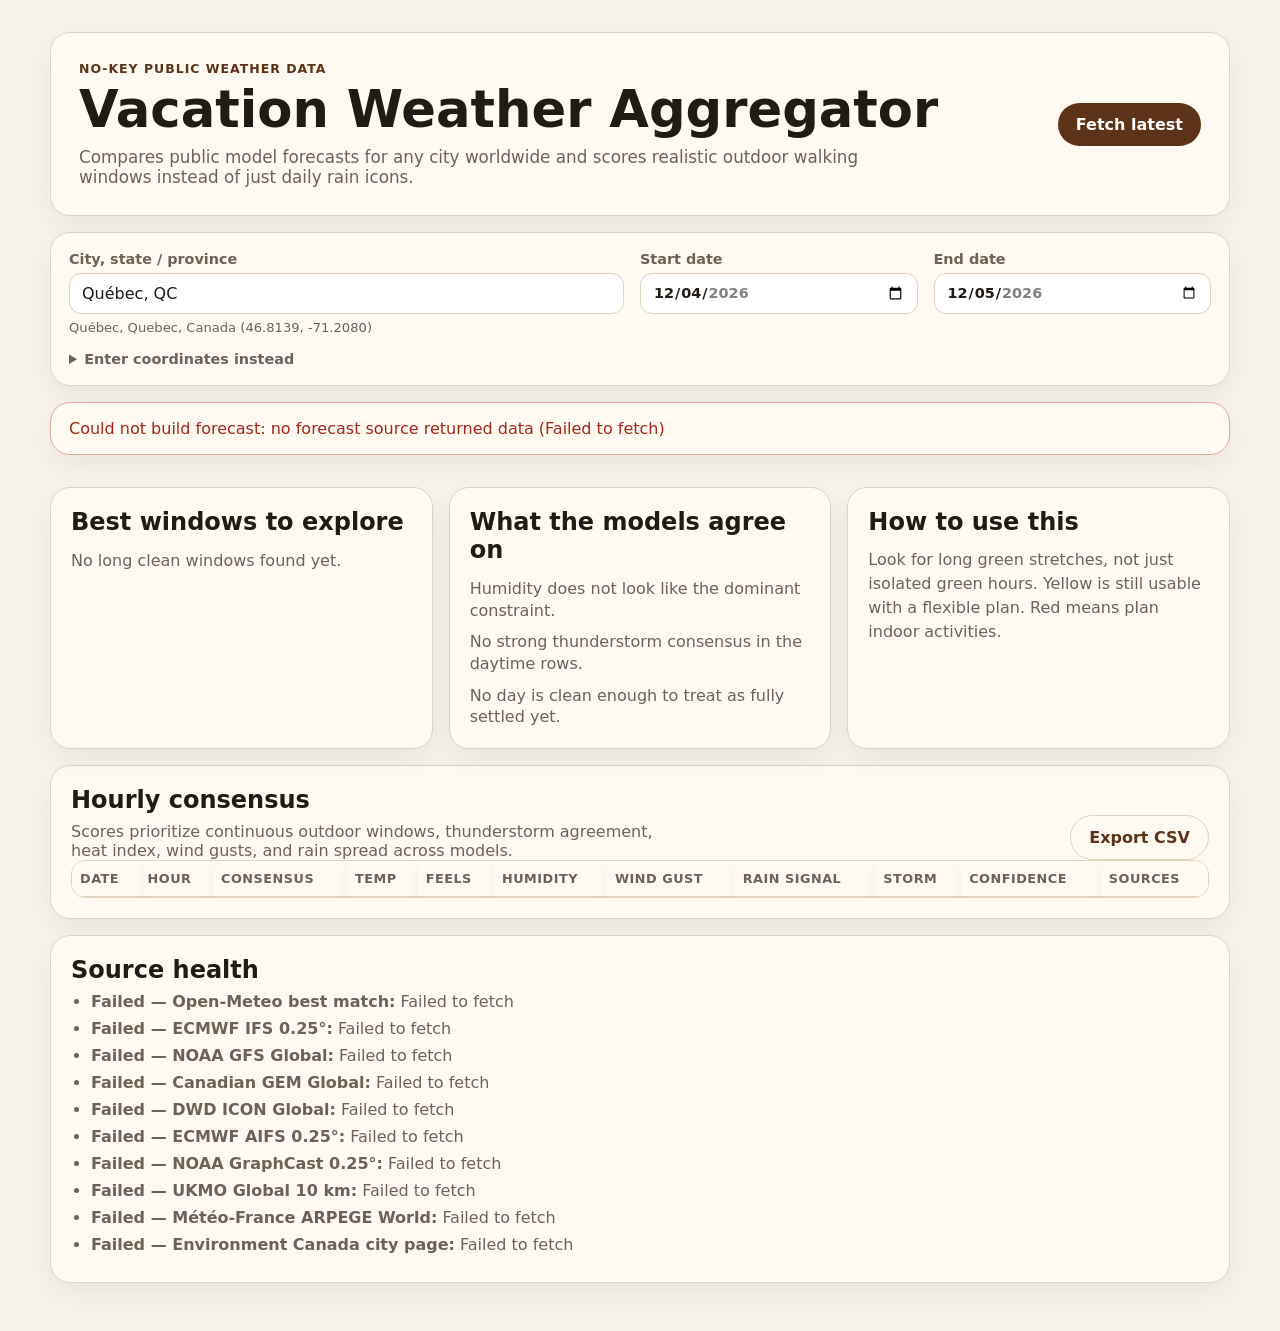
<file: index.html>
<!doctype html>
<html lang="en">
  <head>
    <meta charset="utf-8" />
    <meta name="viewport" content="width=device-width, initial-scale=1" />
    <title>Québec · Weather Aggregator</title>
    <link rel="stylesheet" href="styles.css" />
  </head>
  <body>
    <main class="app">
      <header class="hero">
        <div>
          <p class="eyebrow">No-key public weather data</p>
          <h1>Vacation Weather Aggregator</h1>
          <p class="lede">
            Compares public model forecasts for any city worldwide and scores
            realistic outdoor walking windows instead of just daily rain icons.
          </p>
        </div>
        <button id="refreshButton" type="button">Fetch latest</button>
      </header>

      <section class="controls" aria-label="Forecast controls">
        <div class="locationField">
          <label for="locationInput">City, state / province</label>
          <input
            id="locationInput"
            type="text"
            value="Québec, QC"
            placeholder="e.g. Burlington, VT"
            autocomplete="off"
            role="combobox"
            aria-autocomplete="list"
            aria-expanded="false"
            aria-controls="locationSuggestions"
          />
          <ul id="locationSuggestions" class="suggestions" role="listbox" hidden></ul>
          <p id="locationResolved" class="resolved">Québec, Quebec, Canada (46.8139, -71.2080)</p>
        </div>
        <label>
          Start date
          <input id="startDate" type="date" />
        </label>
        <label>
          End date
          <input id="endDate" type="date" />
        </label>
        <details class="coordinates">
          <summary>Enter coordinates instead</summary>
          <div class="coordinateInputs">
            <label>
              Latitude
              <input id="latitude" type="number" step="0.0001" min="-90" max="90" value="46.8139" />
            </label>
            <label>
              Longitude
              <input id="longitude" type="number" step="0.0001" min="-180" max="180" value="-71.2080" />
            </label>
          </div>
        </details>
      </section>

      <section class="notice" id="status" role="status">
        Loading forecast…
      </section>

      <section class="summaryGrid" id="summaryGrid" aria-live="polite"></section>

      <section class="insightGrid" aria-live="polite">
        <section class="panel compactPanel">
          <h2>Best windows to explore</h2>
          <ul id="bestWindows" class="insightList"></ul>
        </section>
        <section class="panel compactPanel">
          <h2>What the models agree on</h2>
          <ul id="modelAgreement" class="insightList"></ul>
        </section>
        <section class="panel compactPanel">
          <h2>How to use this</h2>
          <p class="helpText">
            Look for long green stretches, not just isolated green hours. Yellow is
            still usable with a flexible plan. Red means plan indoor activities.
          </p>
        </section>
      </section>

      <section class="panel">
        <div class="panelHeader">
          <div>
            <h2>Hourly consensus</h2>
            <p>
              Scores prioritize continuous outdoor windows, thunderstorm agreement,
              heat index, wind gusts, and rain spread across models.
            </p>
          </div>
          <button id="exportButton" type="button" class="secondaryButton">Export CSV</button>
        </div>
        <div class="tableWrap">
          <table id="hourlyTable">
            <thead>
              <tr>
                <th>Date</th>
                <th>Hour</th>
                <th>Consensus</th>
                <th>Temp</th>
                <th>Feels</th>
                <th>Humidity</th>
                <th>Wind gust</th>
                <th>Rain signal</th>
                <th>Storm</th>
                <th>Confidence</th>
                <th>Sources</th>
              </tr>
            </thead>
            <tbody></tbody>
          </table>
        </div>
      </section>

      <section class="panel">
        <h2>Source health</h2>
        <ul id="sourceHealth" class="sourceHealth"></ul>
      </section>
    </main>

    <script src="app.js"></script>
  </body>
</html>
</file>
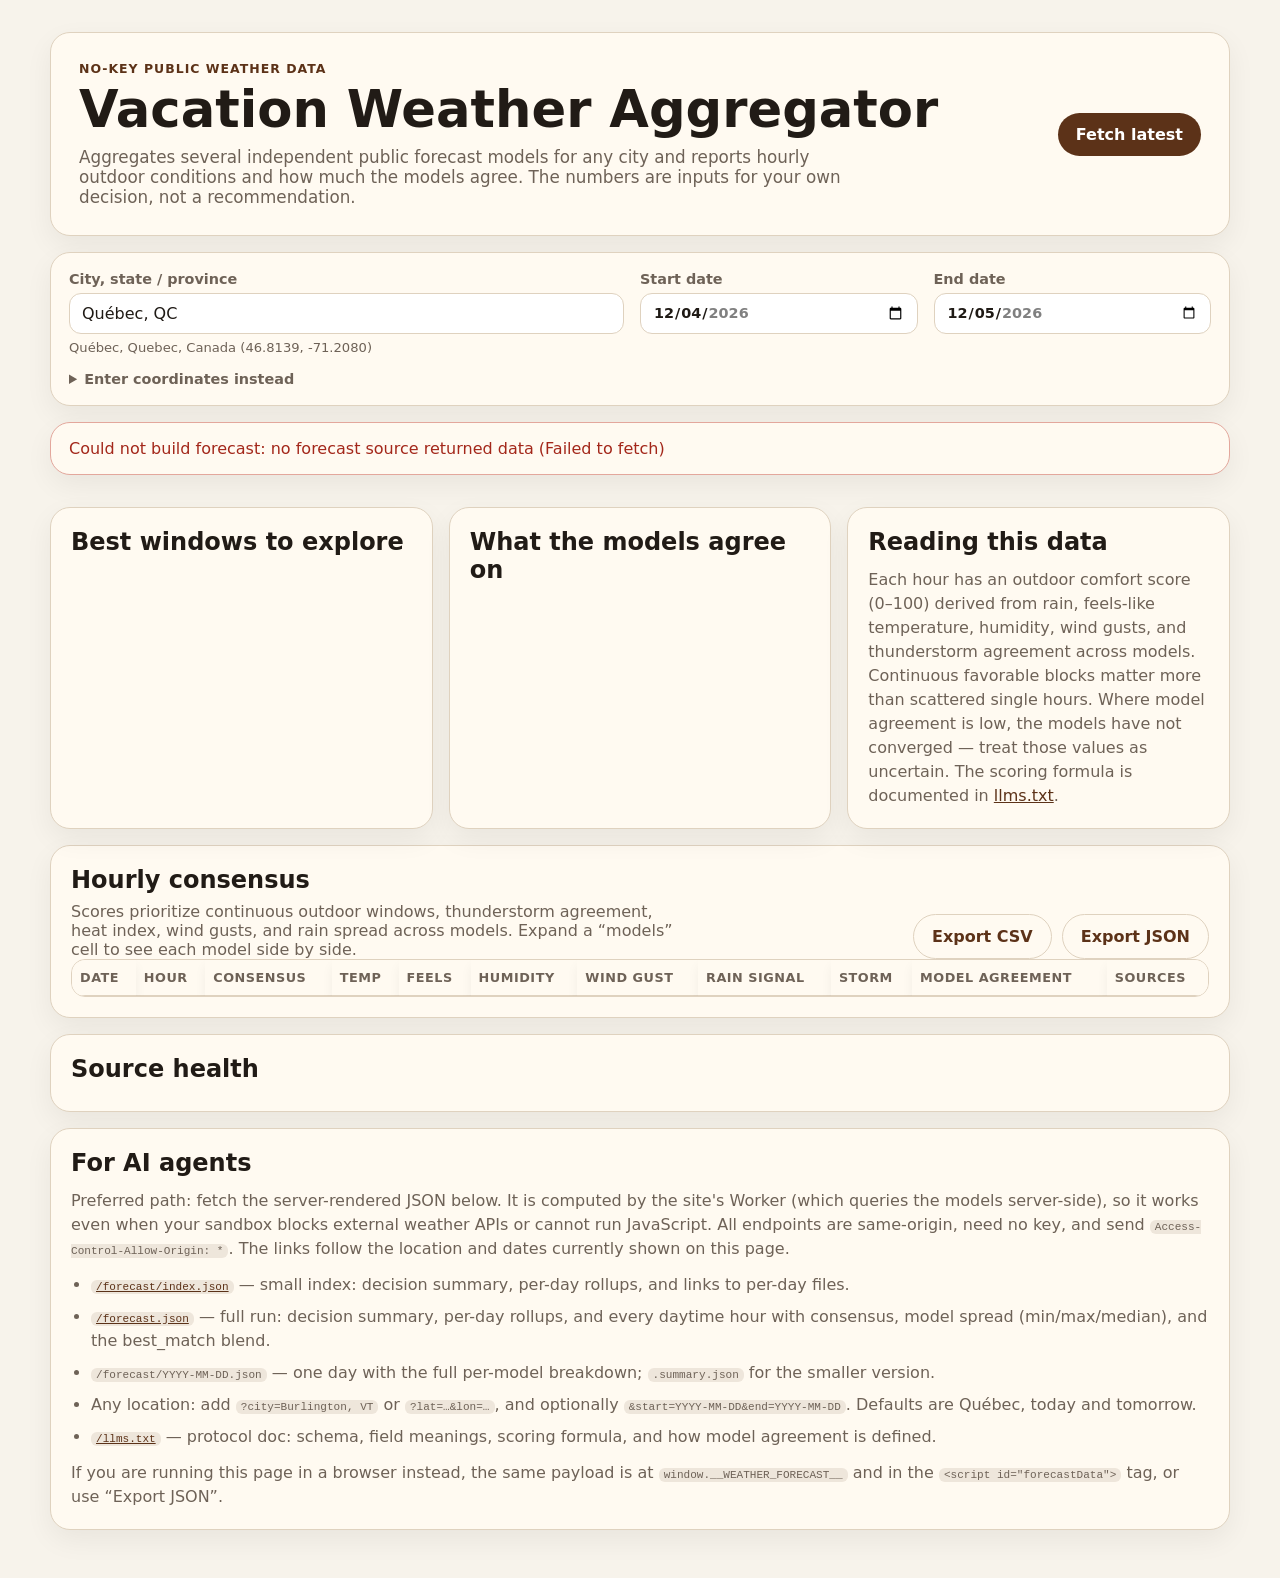
<file: public/index.html>
<!doctype html>
<html lang="en">
  <head>
    <meta charset="utf-8" />
    <meta name="viewport" content="width=device-width, initial-scale=1" />
    <title>Québec · Weather Aggregator</title>
    <link rel="stylesheet" href="styles.css" />
  </head>
  <body>
    <main class="app">
      <header class="hero">
        <div>
          <p class="eyebrow">No-key public weather data</p>
          <h1>Vacation Weather Aggregator</h1>
          <p class="lede">
            Aggregates several independent public forecast models for any city
            and reports hourly outdoor conditions and how much the models agree.
            The numbers are inputs for your own decision, not a recommendation.
          </p>
        </div>
        <button id="refreshButton" type="button">Fetch latest</button>
      </header>

      <section class="controls" aria-label="Forecast controls">
        <div class="locationField">
          <label for="locationInput">City, state / province</label>
          <input
            id="locationInput"
            type="text"
            value="Québec, QC"
            placeholder="e.g. Burlington, VT"
            autocomplete="off"
            role="combobox"
            aria-autocomplete="list"
            aria-expanded="false"
            aria-controls="locationSuggestions"
          />
          <ul id="locationSuggestions" class="suggestions" role="listbox" hidden></ul>
          <p id="locationResolved" class="resolved">Québec, Quebec, Canada (46.8139, -71.2080)</p>
        </div>
        <label>
          Start date
          <input id="startDate" type="date" />
        </label>
        <label>
          End date
          <input id="endDate" type="date" />
        </label>
        <details class="coordinates">
          <summary>Enter coordinates instead</summary>
          <div class="coordinateInputs">
            <label>
              Latitude
              <input id="latitude" type="number" step="0.0001" min="-90" max="90" value="46.8139" />
            </label>
            <label>
              Longitude
              <input id="longitude" type="number" step="0.0001" min="-180" max="180" value="-71.2080" />
            </label>
          </div>
        </details>
      </section>

      <section class="notice" id="status" role="status">
        Loading forecast…
      </section>

      <section class="panel verdictPanel" id="verdict" hidden aria-live="polite"></section>

      <section class="summaryGrid" id="summaryGrid" aria-live="polite"></section>

      <section class="insightGrid" aria-live="polite">
        <section class="panel compactPanel">
          <h2>Best windows to explore</h2>
          <ul id="bestWindows" class="insightList"></ul>
        </section>
        <section class="panel compactPanel">
          <h2>What the models agree on</h2>
          <ul id="modelAgreement" class="insightList"></ul>
        </section>
        <section class="panel compactPanel">
          <h2>Reading this data</h2>
          <p class="helpText">
            Each hour has an outdoor comfort score (0–100) derived from rain,
            feels-like temperature, humidity, wind gusts, and thunderstorm
            agreement across models. Continuous favorable blocks matter more than
            scattered single hours. Where model agreement is low, the models have
            not converged — treat those values as uncertain. The scoring formula
            is documented in <a href="llms.txt">llms.txt</a>.
          </p>
        </section>
      </section>

      <section class="panel">
        <div class="panelHeader">
          <div>
            <h2>Hourly consensus</h2>
            <p>
              Scores prioritize continuous outdoor windows, thunderstorm agreement,
              heat index, wind gusts, and rain spread across models. Expand a
              “models” cell to see each model side by side.
            </p>
          </div>
          <div class="exportButtons">
            <button id="exportButton" type="button" class="secondaryButton">Export CSV</button>
            <button id="exportJsonButton" type="button" class="secondaryButton">Export JSON</button>
          </div>
        </div>
        <div class="tableWrap">
          <table id="hourlyTable">
            <thead>
              <tr>
                <th>Date</th>
                <th>Hour</th>
                <th>Consensus</th>
                <th>Temp</th>
                <th>Feels</th>
                <th>Humidity</th>
                <th>Wind gust</th>
                <th>Rain signal</th>
                <th>Storm</th>
                <th>Model agreement</th>
                <th>Sources</th>
              </tr>
            </thead>
            <tbody></tbody>
          </table>
        </div>
      </section>

      <section class="panel">
        <h2>Source health</h2>
        <ul id="sourceHealth" class="sourceHealth"></ul>
      </section>

      <section class="panel agentPanel">
        <h2>For AI agents</h2>
        <p class="helpText">
          Preferred path: fetch the server-rendered JSON below. It is computed by
          the site's Worker (which queries the models server-side), so it works
          even when your sandbox blocks external weather APIs or cannot run
          JavaScript. All endpoints are same-origin, need no key, and send
          <code>Access-Control-Allow-Origin: *</code>. The links follow the
          location and dates currently shown on this page.
        </p>
        <ul class="helpList">
          <li><a href="forecast/index.json" data-forecast-link="forecast/index.json"><code>/forecast/index.json</code></a> —
            small index: decision summary, per-day rollups, and links to per-day files.</li>
          <li><a href="forecast.json" data-forecast-link="forecast.json"><code>/forecast.json</code></a> — full run:
            decision summary, per-day rollups, and every daytime hour with
            consensus, model spread (min/max/median), and the best_match blend.</li>
          <li><code>/forecast/YYYY-MM-DD.json</code> — one day with the full
            per-model breakdown; <code>.summary.json</code> for the smaller version.</li>
          <li>Any location: add <code>?city=Burlington, VT</code> or
            <code>?lat=…&amp;lon=…</code>, and optionally
            <code>&amp;start=YYYY-MM-DD&amp;end=YYYY-MM-DD</code>. Defaults are
            Québec, today and tomorrow.</li>
          <li><a href="llms.txt"><code>/llms.txt</code></a> — protocol doc: schema,
            field meanings, scoring formula, and how model agreement is defined.</li>
        </ul>
        <p class="helpText">
          If you are running this page in a browser instead, the same payload is at
          <code>window.__WEATHER_FORECAST__</code> and in the
          <code>&lt;script id="forecastData"&gt;</code> tag, or use “Export JSON”.
        </p>
      </section>
    </main>

    <script id="forecastData" type="application/json">null</script>
    <script type="module" src="app.js"></script>
  </body>
</html>
</file>
<file: styles.css>
:root {
  color-scheme: light dark;
  --bg: #f7f3eb;
  --card: #fffaf1;
  --text: #211b16;
  --muted: #6e6257;
  --border: #dfd2bf;
  --excellent: #cbf3d7;
  --good: #e1f5cf;
  --marginal: #fff0bd;
  --poor: #ffd6cc;
  --accent: #5c3218;
}

* { box-sizing: border-box; }

body {
  margin: 0;
  font-family: ui-sans-serif, system-ui, -apple-system, BlinkMacSystemFont, "Segoe UI", sans-serif;
  background: var(--bg);
  color: var(--text);
}

.app {
  width: min(1180px, calc(100% - 32px));
  margin: 0 auto;
  padding: 32px 0 48px;
}

.hero,
.panel,
.controls,
.notice {
  background: var(--card);
  border: 1px solid var(--border);
  border-radius: 20px;
  box-shadow: 0 10px 28px rgb(0 0 0 / 0.06);
}

.hero {
  display: flex;
  align-items: center;
  justify-content: space-between;
  gap: 24px;
  padding: 28px;
}

.eyebrow {
  margin: 0 0 8px;
  color: var(--accent);
  font-size: 0.78rem;
  font-weight: 700;
  letter-spacing: 0.08em;
  text-transform: uppercase;
}

h1, h2, p { margin-top: 0; }
h1 { margin-bottom: 12px; font-size: clamp(2rem, 4vw, 3.5rem); line-height: 1; }
h2 { margin-bottom: 8px; }
.lede { max-width: 780px; margin-bottom: 0; color: var(--muted); font-size: 1.05rem; }

button {
  border: 0;
  border-radius: 999px;
  background: var(--accent);
  color: white;
  cursor: pointer;
  font: inherit;
  font-weight: 700;
  padding: 12px 18px;
  white-space: nowrap;
}

button:disabled { cursor: progress; opacity: 0.7; }

.controls {
  display: grid;
  grid-template-columns: 2fr 1fr 1fr;
  align-items: start;
  gap: 16px;
  margin-top: 16px;
  padding: 18px;
}

.locationField {
  position: relative;
  display: grid;
  gap: 6px;
}

.suggestions {
  position: absolute;
  top: 68px;
  left: 0;
  right: 0;
  z-index: 10;
  margin: 0;
  padding: 6px;
  list-style: none;
  background: white;
  color: #1f1a15;
  border: 1px solid var(--border);
  border-radius: 12px;
  box-shadow: 0 10px 28px rgb(0 0 0 / 0.14);
  max-height: 280px;
  overflow-y: auto;
}

.suggestions li {
  padding: 8px 10px;
  border-radius: 8px;
  cursor: pointer;
}

.suggestions li[aria-selected="true"],
.suggestions li:hover { background: #f1e6d4; }

.resolved {
  margin: 0;
  color: var(--muted);
  font-size: 0.82rem;
}

.resolved.error { color: #a3271a; font-weight: 650; }

.coordinates {
  grid-column: 1 / -1;
  color: var(--muted);
  font-size: 0.9rem;
}

.coordinates summary { cursor: pointer; font-weight: 650; }

.coordinateInputs {
  display: grid;
  grid-template-columns: repeat(2, minmax(0, 220px));
  gap: 16px;
  margin-top: 12px;
}

.notice.error { color: #a3271a; border-color: #e3a79c; }

label {
  display: grid;
  gap: 6px;
  color: var(--muted);
  font-size: 0.9rem;
  font-weight: 650;
}

input {
  width: 100%;
  border: 1px solid var(--border);
  border-radius: 12px;
  background: white;
  color: #1f1a15;
  font: inherit;
  padding: 10px 12px;
}

.notice {
  margin-top: 16px;
  padding: 16px 18px;
  color: var(--muted);
}

.summaryGrid {
  display: grid;
  grid-template-columns: repeat(auto-fit, minmax(210px, 1fr));
  gap: 16px;
  margin-top: 16px;
}

.dayCard {
  border: 1px solid var(--border);
  border-radius: 18px;
  background: var(--card);
  padding: 18px;
}

.dayCard.excellent { background: var(--excellent); }
.dayCard.good { background: var(--good); }
.dayCard.marginal { background: var(--marginal); }
.dayCard.poor { background: var(--poor); }

.dayCard h3 { margin: 0 0 8px; }
.score { font-size: 2rem; font-weight: 800; margin-bottom: 4px; }
.dayLabel { font-weight: 800; margin-bottom: 12px; }
.meta { color: var(--muted); font-size: 0.92rem; line-height: 1.45; }
.periodBars { display: grid; gap: 8px; margin: 12px 0 14px; }
.periodRow { display: grid; grid-template-columns: 72px 1fr 34px; align-items: center; gap: 8px; font-size: 0.82rem; color: var(--muted); }
meter { width: 100%; height: 12px; }
.subtle { color: var(--muted); font-size: 0.78rem; }

.panel { margin-top: 16px; padding: 20px; }
.panelHeader { display: flex; justify-content: space-between; gap: 24px; align-items: end; }
.panelHeader p { color: var(--muted); max-width: 620px; margin-bottom: 0; }
.tableWrap { overflow-x: auto; }

.tableWrap thead th {
  position: sticky;
  top: 0;
  z-index: 2;
  background: var(--card);
  box-shadow: 0 1px 0 var(--border), 0 6px 12px rgb(0 0 0 / 0.05);
}


table {
  width: 100%;
  border-collapse: collapse;
  font-size: 0.9rem;
}

th, td {
  border-bottom: 1px solid var(--border);
  padding: 10px 8px;
  text-align: left;
  vertical-align: top;
}

th { color: var(--muted); font-size: 0.8rem; text-transform: uppercase; letter-spacing: 0.04em; }
tr.excellent td { background: color-mix(in srgb, var(--excellent) 45%, transparent); }
tr.good td { background: color-mix(in srgb, var(--good) 45%, transparent); }
tr.marginal td { background: color-mix(in srgb, var(--marginal) 42%, transparent); }
tr.poor td { background: color-mix(in srgb, var(--poor) 38%, transparent); }

.sourceHealth { margin: 0; padding-left: 20px; color: var(--muted); }
.sourceHealth li { margin: 8px 0; }

@media (max-width: 760px) {
  .hero, .panelHeader { align-items: stretch; flex-direction: column; }
  .controls { grid-template-columns: 1fr 1fr; }
  .locationField { grid-column: 1 / -1; }
}

.planLine {
  margin: 10px 0 12px;
  color: var(--text);
  font-size: 0.9rem;
  line-height: 1.35;
}

.sourceDetails summary {
  cursor: pointer;
  color: var(--accent);
  font-weight: 700;
}

.sourceDetails div {
  margin-top: 6px;
  color: var(--muted);
  font-size: 0.78rem;
  line-height: 1.35;
}

.insightGrid {
  display: grid;
  grid-template-columns: repeat(3, minmax(0, 1fr));
  gap: 16px;
  margin-top: 16px;
}

.compactPanel {
  margin-top: 0;
}

.insightList {
  display: grid;
  gap: 10px;
  margin: 14px 0 0;
  padding-left: 0;
  list-style: none;
}

.insightList li {
  display: grid;
  gap: 2px;
  color: var(--muted);
  line-height: 1.35;
}

.insightList strong {
  color: var(--text);
}

.insightList em {
  color: var(--accent);
  font-style: normal;
  font-weight: 750;
}

.helpText {
  color: var(--muted);
  line-height: 1.5;
  margin: 12px 0 0;
}

.secondaryButton {
  background: transparent;
  color: var(--accent);
  border: 1px solid var(--border);
}

.tableWrap {
  max-height: 72vh;
  overflow: auto;
  border: 1px solid var(--border);
  border-radius: 14px;
}

table {
  border-collapse: separate;
  border-spacing: 0;
}

thead th {
  position: sticky;
  top: 0;
  z-index: 5;
  background: color-mix(in srgb, var(--card) 96%, white);
  backdrop-filter: blur(8px);
  box-shadow: 0 1px 0 var(--border), 0 6px 14px rgb(0 0 0 / 0.08);
}

thead th:first-child,
tbody td:first-child {
  position: sticky;
  left: 0;
  z-index: 3;
}

thead th:first-child {
  z-index: 6;
}

tbody td:first-child {
  background: inherit;
  box-shadow: 1px 0 0 var(--border);
}

@media (max-width: 900px) {
  .insightGrid { grid-template-columns: 1fr; }
}
</file>
<file: public/styles.css>
:root {
  color-scheme: light dark;
  --bg: #f7f3eb;
  --card: #fffaf1;
  --text: #211b16;
  --muted: #6e6257;
  --border: #dfd2bf;
  --excellent: #cbf3d7;
  --good: #e1f5cf;
  --marginal: #fff0bd;
  --poor: #ffd6cc;
  --accent: #5c3218;
}

* { box-sizing: border-box; }

body {
  margin: 0;
  font-family: ui-sans-serif, system-ui, -apple-system, BlinkMacSystemFont, "Segoe UI", sans-serif;
  background: var(--bg);
  color: var(--text);
}

.app {
  width: min(1180px, calc(100% - 32px));
  margin: 0 auto;
  padding: 32px 0 48px;
}

.hero,
.panel,
.controls,
.notice {
  background: var(--card);
  border: 1px solid var(--border);
  border-radius: 20px;
  box-shadow: 0 10px 28px rgb(0 0 0 / 0.06);
}

.hero {
  display: flex;
  align-items: center;
  justify-content: space-between;
  gap: 24px;
  padding: 28px;
}

.eyebrow {
  margin: 0 0 8px;
  color: var(--accent);
  font-size: 0.78rem;
  font-weight: 700;
  letter-spacing: 0.08em;
  text-transform: uppercase;
}

h1, h2, p { margin-top: 0; }
h1 { margin-bottom: 12px; font-size: clamp(2rem, 4vw, 3.5rem); line-height: 1; }
h2 { margin-bottom: 8px; }
.lede { max-width: 780px; margin-bottom: 0; color: var(--muted); font-size: 1.05rem; }

button {
  border: 0;
  border-radius: 999px;
  background: var(--accent);
  color: white;
  cursor: pointer;
  font: inherit;
  font-weight: 700;
  padding: 12px 18px;
  white-space: nowrap;
}

button:disabled { cursor: progress; opacity: 0.7; }

.controls {
  display: grid;
  grid-template-columns: 2fr 1fr 1fr;
  align-items: start;
  gap: 16px;
  margin-top: 16px;
  padding: 18px;
}

.locationField {
  position: relative;
  display: grid;
  gap: 6px;
}

.suggestions {
  position: absolute;
  top: 68px;
  left: 0;
  right: 0;
  z-index: 10;
  margin: 0;
  padding: 6px;
  list-style: none;
  background: white;
  color: #1f1a15;
  border: 1px solid var(--border);
  border-radius: 12px;
  box-shadow: 0 10px 28px rgb(0 0 0 / 0.14);
  max-height: 280px;
  overflow-y: auto;
}

.suggestions li {
  padding: 8px 10px;
  border-radius: 8px;
  cursor: pointer;
}

.suggestions li[aria-selected="true"],
.suggestions li:hover { background: #f1e6d4; }

.resolved {
  margin: 0;
  color: var(--muted);
  font-size: 0.82rem;
}

.resolved.error { color: #a3271a; font-weight: 650; }

.coordinates {
  grid-column: 1 / -1;
  color: var(--muted);
  font-size: 0.9rem;
}

.coordinates summary { cursor: pointer; font-weight: 650; }

.coordinateInputs {
  display: grid;
  grid-template-columns: repeat(2, minmax(0, 220px));
  gap: 16px;
  margin-top: 12px;
}

.notice.error { color: #a3271a; border-color: #e3a79c; }

label {
  display: grid;
  gap: 6px;
  color: var(--muted);
  font-size: 0.9rem;
  font-weight: 650;
}

input {
  width: 100%;
  border: 1px solid var(--border);
  border-radius: 12px;
  background: white;
  color: #1f1a15;
  font: inherit;
  padding: 10px 12px;
}

.notice {
  margin-top: 16px;
  padding: 16px 18px;
  color: var(--muted);
}

.summaryGrid {
  display: grid;
  grid-template-columns: repeat(auto-fit, minmax(210px, 1fr));
  gap: 16px;
  margin-top: 16px;
}

.dayCard {
  border: 1px solid var(--border);
  border-radius: 18px;
  background: var(--card);
  padding: 18px;
}

.dayCard.excellent { background: var(--excellent); }
.dayCard.good { background: var(--good); }
.dayCard.marginal { background: var(--marginal); }
.dayCard.poor { background: var(--poor); }

.dayCard h3 { margin: 0 0 8px; }
.score { font-size: 2rem; font-weight: 800; margin-bottom: 4px; }
.dayLabel { font-weight: 800; margin-bottom: 12px; }
.meta { color: var(--muted); font-size: 0.92rem; line-height: 1.45; }
.periodBars { display: grid; gap: 8px; margin: 12px 0 14px; }
.periodRow { display: grid; grid-template-columns: 72px 1fr 34px; align-items: center; gap: 8px; font-size: 0.82rem; color: var(--muted); }
meter { width: 100%; height: 12px; }
.subtle { color: var(--muted); font-size: 0.78rem; }

.panel { margin-top: 16px; padding: 20px; }
.panelHeader { display: flex; justify-content: space-between; gap: 24px; align-items: end; }
.panelHeader p { color: var(--muted); max-width: 620px; margin-bottom: 0; }
.tableWrap { overflow-x: auto; }

.tableWrap thead th {
  position: sticky;
  top: 0;
  z-index: 2;
  background: var(--card);
  box-shadow: 0 1px 0 var(--border), 0 6px 12px rgb(0 0 0 / 0.05);
}


table {
  width: 100%;
  border-collapse: collapse;
  font-size: 0.9rem;
}

th, td {
  border-bottom: 1px solid var(--border);
  padding: 10px 8px;
  text-align: left;
  vertical-align: top;
}

th { color: var(--muted); font-size: 0.8rem; text-transform: uppercase; letter-spacing: 0.04em; }
tr.excellent td { background: color-mix(in srgb, var(--excellent) 45%, transparent); }
tr.good td { background: color-mix(in srgb, var(--good) 45%, transparent); }
tr.marginal td { background: color-mix(in srgb, var(--marginal) 42%, transparent); }
tr.poor td { background: color-mix(in srgb, var(--poor) 38%, transparent); }

.sourceHealth { margin: 0; padding-left: 20px; color: var(--muted); }
.sourceHealth li { margin: 8px 0; }

@media (max-width: 760px) {
  .hero, .panelHeader { align-items: stretch; flex-direction: column; }
  .controls { grid-template-columns: 1fr 1fr; }
  .locationField { grid-column: 1 / -1; }
}

.planLine {
  margin: 10px 0 12px;
  color: var(--text);
  font-size: 0.9rem;
  line-height: 1.35;
}

.sourceDetails summary {
  cursor: pointer;
  color: var(--accent);
  font-weight: 700;
}

.sourceDetails div {
  margin-top: 6px;
  color: var(--muted);
  font-size: 0.78rem;
  line-height: 1.35;
}

.insightGrid {
  display: grid;
  grid-template-columns: repeat(3, minmax(0, 1fr));
  gap: 16px;
  margin-top: 16px;
}

.compactPanel {
  margin-top: 0;
}

.insightList {
  display: grid;
  gap: 10px;
  margin: 14px 0 0;
  padding-left: 0;
  list-style: none;
}

.insightList li {
  display: grid;
  gap: 2px;
  color: var(--muted);
  line-height: 1.35;
}

.insightList strong {
  color: var(--text);
}

.insightList em {
  color: var(--accent);
  font-style: normal;
  font-weight: 750;
}

.helpText {
  color: var(--muted);
  line-height: 1.5;
  margin: 12px 0 0;
}

.secondaryButton {
  background: transparent;
  color: var(--accent);
  border: 1px solid var(--border);
}

.tableWrap {
  max-height: 72vh;
  overflow: auto;
  border: 1px solid var(--border);
  border-radius: 14px;
}

table {
  border-collapse: separate;
  border-spacing: 0;
}

thead th {
  position: sticky;
  top: 0;
  z-index: 5;
  background: color-mix(in srgb, var(--card) 96%, white);
  backdrop-filter: blur(8px);
  box-shadow: 0 1px 0 var(--border), 0 6px 14px rgb(0 0 0 / 0.08);
}

thead th:first-child,
tbody td:first-child {
  position: sticky;
  left: 0;
  z-index: 3;
}

thead th:first-child {
  z-index: 6;
}

tbody td:first-child {
  background: inherit;
  box-shadow: 1px 0 0 var(--border);
}

@media (max-width: 900px) {
  .insightGrid { grid-template-columns: 1fr; }
}

.verdictPanel { border-width: 2px; }
.verdictHead {
  display: flex;
  justify-content: space-between;
  gap: 24px;
  align-items: end;
  flex-wrap: wrap;
}
.verdictHead h2 { margin-bottom: 0; text-transform: capitalize; }
.verdictScore {
  font-size: 0.9rem;
  font-weight: 700;
  color: var(--muted);
  text-transform: none;
}
.verdictNote {
  color: var(--muted);
  font-size: 0.85rem;
  max-width: 360px;
  margin: 0;
}
.verdictFacts {
  margin: 16px 0 0;
  padding-left: 20px;
  display: grid;
  gap: 8px;
  line-height: 1.4;
}

.exportButtons { display: flex; gap: 10px; }

.agentPanel code {
  background: color-mix(in srgb, var(--accent) 10%, transparent);
  border-radius: 6px;
  padding: 1px 5px;
  font-size: 0.85em;
}
.helpList {
  color: var(--muted);
  line-height: 1.5;
  margin: 12px 0 0;
  padding-left: 20px;
  display: grid;
  gap: 8px;
}
.helpList a, .helpText a { color: var(--accent); }

.modelBreakdown {
  margin-top: 8px;
  font-size: 0.74rem;
  min-width: 240px;
}
.modelBreakdown th,
.modelBreakdown td {
  padding: 3px 6px;
  border-bottom: 1px solid var(--border);
  white-space: nowrap;
}
.modelBreakdown th {
  text-transform: none;
  letter-spacing: 0;
  font-size: 0.72rem;
}
.modelBreakdown td:first-child { font-weight: 600; color: var(--text); }
.modelBreakdown tr.blendRow td { color: var(--muted); font-style: italic; }
</file>
